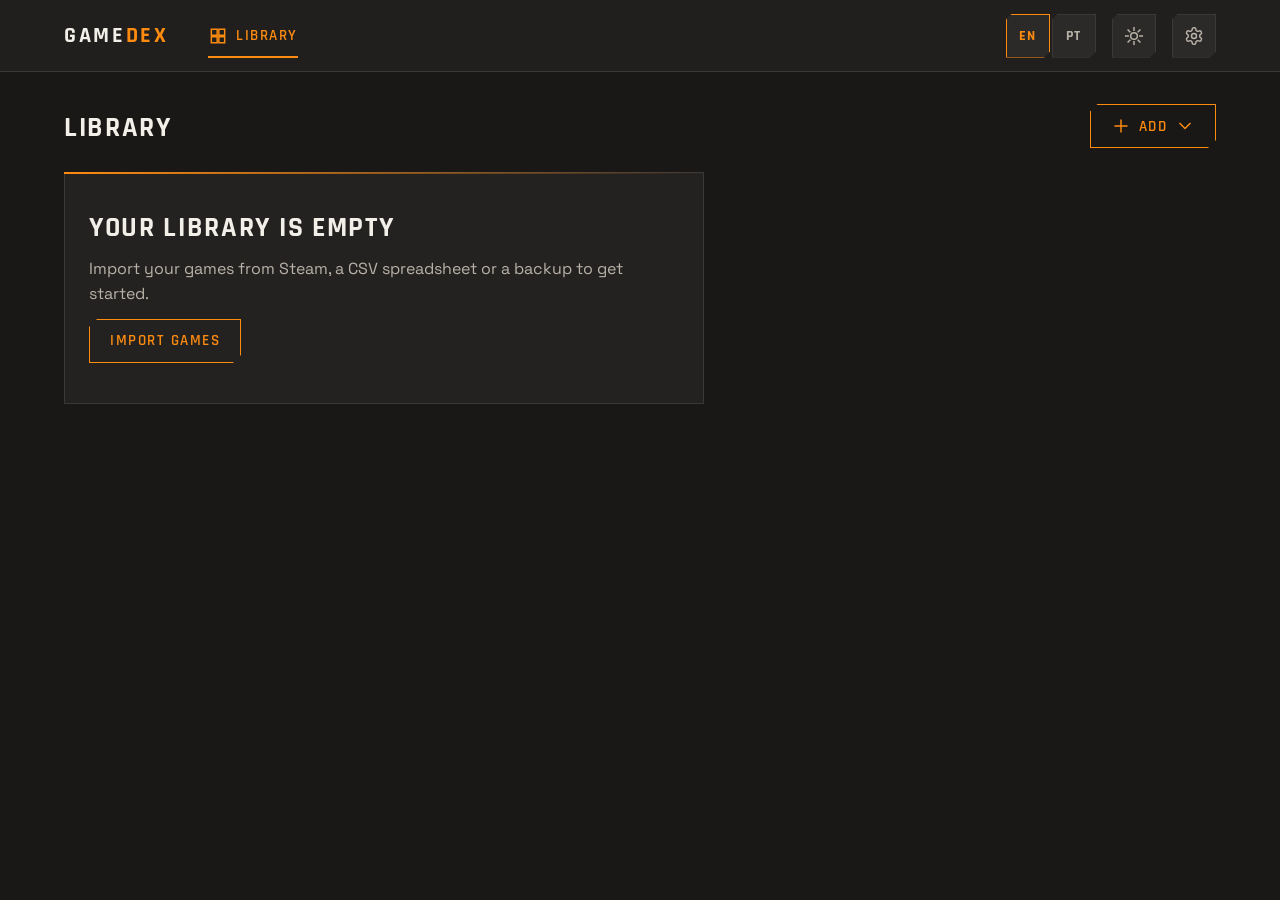
<file: index.html>
<!doctype html>
<html lang="pt-BR" data-theme="dark">
<head>
  <meta charset="utf-8">
  <meta name="viewport" content="width=device-width, initial-scale=1">
  <title>Gamedex</title>
  <script>try{var t=localStorage.getItem('portfolio-theme');if(t==='light'||t==='dark')document.documentElement.setAttribute('data-theme',t)}catch(e){}</script>
  <link rel="preconnect" href="https://fonts.googleapis.com">
  <link rel="preconnect" href="https://fonts.gstatic.com" crossorigin>
  <link href="https://fonts.googleapis.com/css2?family=Rajdhani:wght@400;500;600;700&family=Space+Grotesk:wght@300;400;500;600&display=swap" rel="stylesheet">
  <link rel="stylesheet" href="css/tokens.css">
  <link rel="stylesheet" href="css/base.css">
  <link rel="stylesheet" href="css/components.css">
</head>
<body>
  <a class="skip-link" href="#view" data-i18n="app.skip"></a>

  <header class="nav">
    <a class="wordmark" href="#/">GAME<span>DEX</span></a>
    <nav class="nav__links" aria-label="" data-i18n-attr="aria-label:nav.label">
      <a class="nav-link" href="#/" data-route="library">
        <svg class="icon" viewBox="0 0 24 24" aria-hidden="true" focusable="false"><path d="M4 4h7v7H4zM13 4h7v7h-7zM4 13h7v7H4zM13 13h7v7h-7z"/></svg>
        <span data-i18n="nav.library"></span>
      </a>
    </nav>
    <div class="nav__right">
      <div class="lang-toggle" role="group">
        <button type="button" class="cut-a-6 is-chamfered" data-lang="en" aria-pressed="false">EN</button>
        <button type="button" class="cut-a-6 is-chamfered" data-lang="pt" aria-pressed="false">PT</button>
      </div>
      <div class="seg-toggle"><button type="button" class="cut-a-6 is-chamfered" data-theme-toggle aria-pressed="false"></button></div>
      <div class="menu" data-menu>
        <button type="button" class="icon-link cut-a-6 is-chamfered" data-menu-btn aria-expanded="false" aria-controls="nav-menu" aria-label="" title="" data-i18n-attr="aria-label:nav.menu;title:nav.menu">
          <svg class="icon" viewBox="0 0 24 24" aria-hidden="true" focusable="false"><path d="M12.22 2h-.44a2 2 0 0 0-2 2v.18a2 2 0 0 1-1 1.73l-.43.25a2 2 0 0 1-2 0l-.15-.08a2 2 0 0 0-2.73.73l-.22.38a2 2 0 0 0 .73 2.73l.15.1a2 2 0 0 1 1 1.72v.51a2 2 0 0 1-1 1.74l-.15.09a2 2 0 0 0-.73 2.73l.22.38a2 2 0 0 0 2.73.73l.15-.08a2 2 0 0 1 2 0l.43.25a2 2 0 0 1 1 1.73V20a2 2 0 0 0 2 2h.44a2 2 0 0 0 2-2v-.18a2 2 0 0 1 1-1.73l.43-.25a2 2 0 0 1 2 0l.15.08a2 2 0 0 0 2.73-.73l.22-.39a2 2 0 0 0-.73-2.73l-.15-.08a2 2 0 0 1-1-1.74v-.5a2 2 0 0 1 1-1.74l.15-.09a2 2 0 0 0 .73-2.73l-.22-.38a2 2 0 0 0-2.73-.73l-.15.08a2 2 0 0 1-2 0l-.43-.25a2 2 0 0 1-1-1.73V4a2 2 0 0 0-2-2z"/><circle cx="12" cy="12" r="3"/></svg>
        </button>
        <div id="nav-menu" class="menu__panel panel" hidden>
          <a class="menu__item" href="#/import" data-route="import">
            <svg class="icon" viewBox="0 0 24 24" aria-hidden="true" focusable="false"><path d="M12 16V4M7 9l5-5 5 5M4 16v4h16v-4"/></svg>
            <span data-i18n="nav.import"></span>
          </a>
          <a class="menu__item" href="#/backup" data-route="backup">
            <svg class="icon" viewBox="0 0 24 24" aria-hidden="true" focusable="false"><path d="M4 6c0-1.1 3.6-2 8-2s8 .9 8 2-3.6 2-8 2-8-.9-8-2zM4 6v12c0 1.1 3.6 2 8 2s8-.9 8-2V6M4 12c0 1.1 3.6 2 8 2s8-.9 8-2"/></svg>
            <span data-i18n="nav.backup"></span>
          </a>
          <a class="menu__item" href="#/settings" data-route="settings">
            <svg class="icon" viewBox="0 0 24 24" aria-hidden="true" focusable="false"><path d="M4 7h10M18 7h2M4 17h2M10 17h10"/><circle cx="16" cy="7" r="2"/><circle cx="8" cy="17" r="2"/></svg>
            <span data-i18n="nav.settings"></span>
          </a>
        </div>
      </div>
    </div>
  </header>

  <div class="shell">
    <div class="shell__inner">
      <main id="view" tabindex="-1"></main>
    </div>
  </div>

  <script type="module" src="js/app.js"></script>
</body>
</html>
</file>
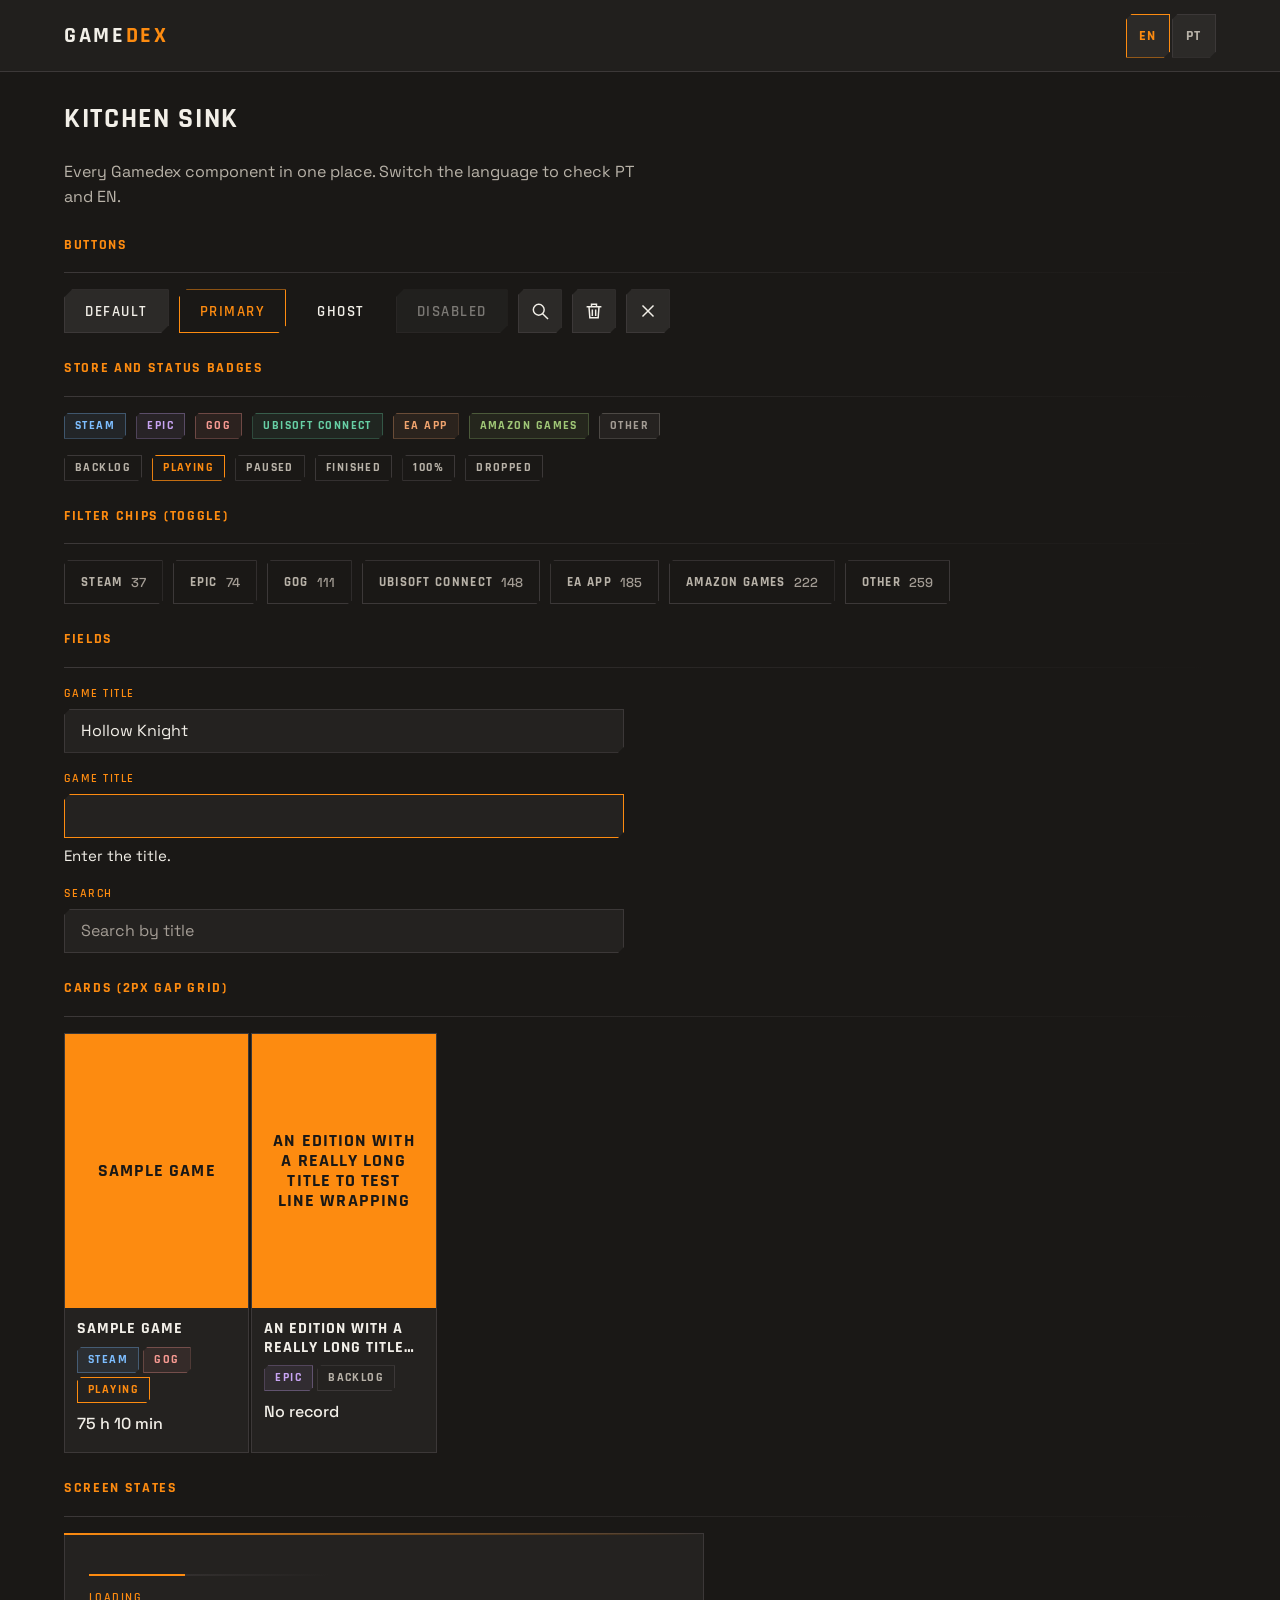
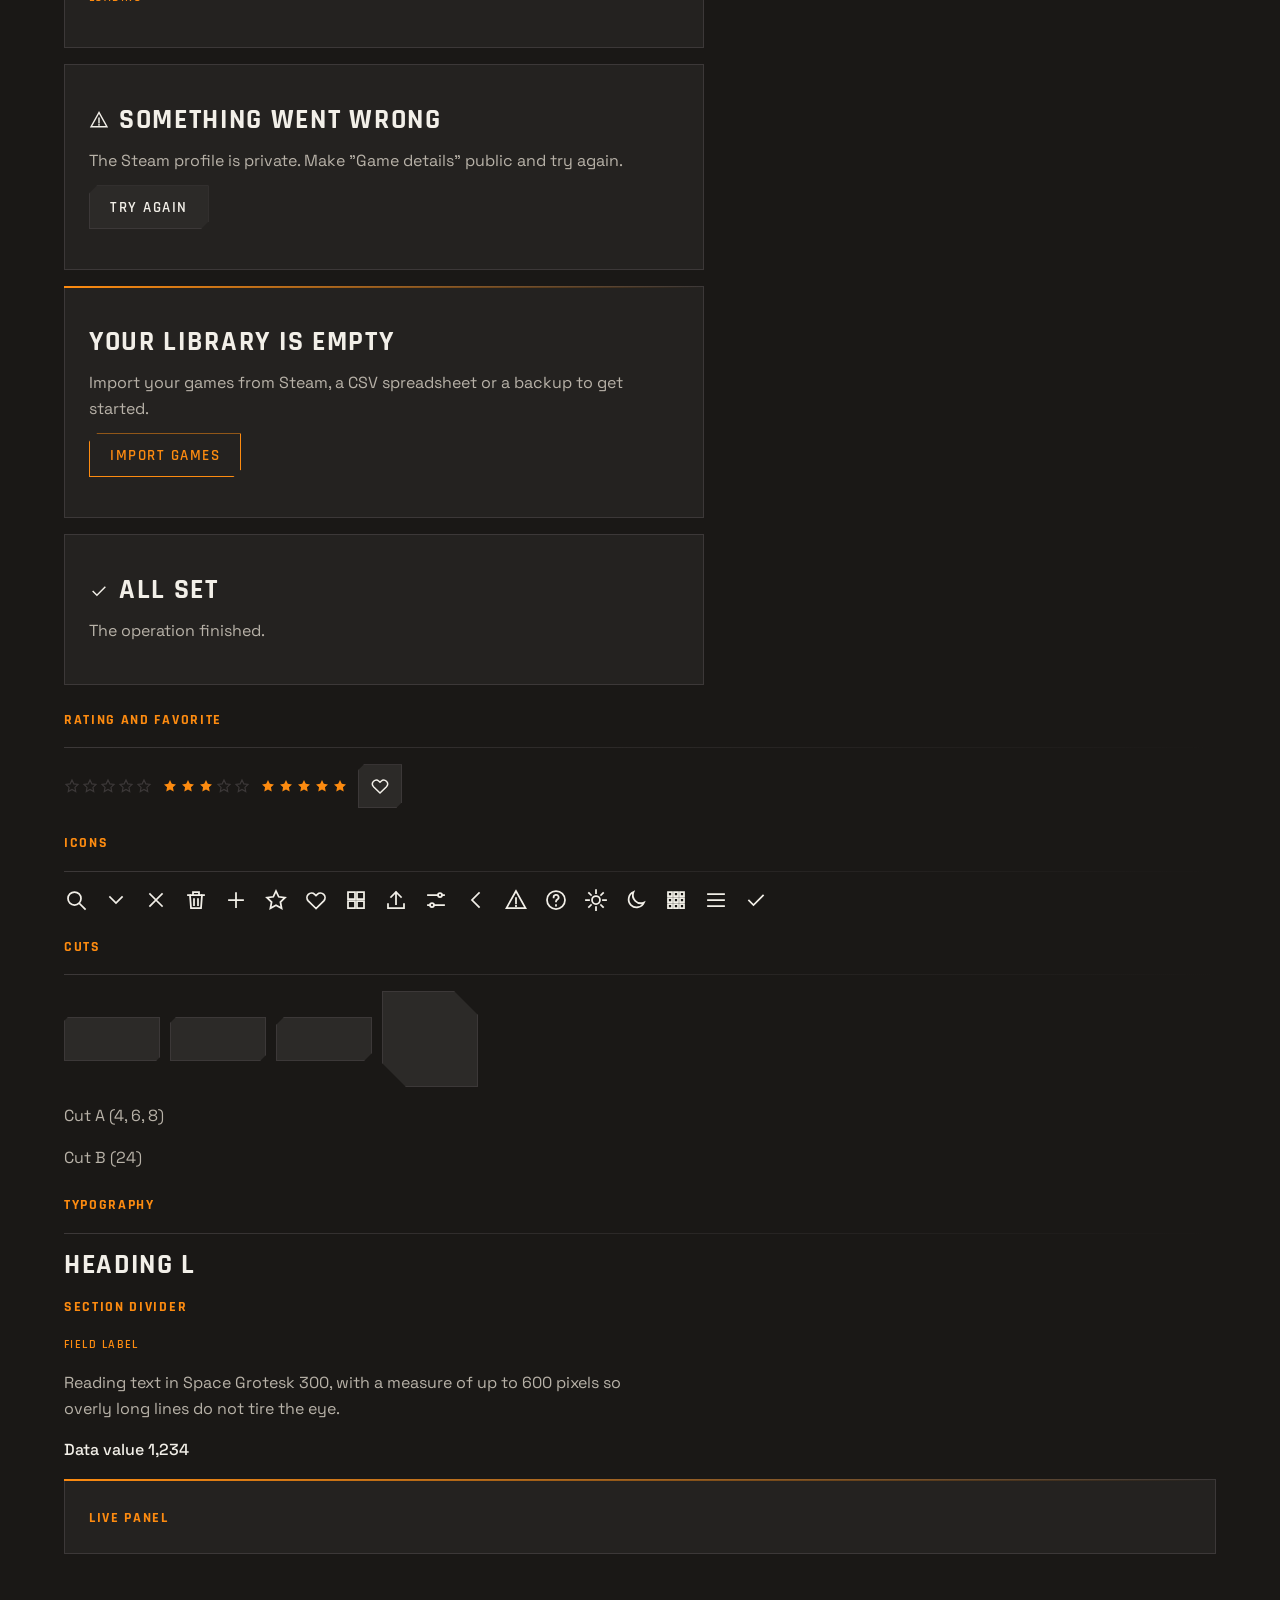
<file: dev/kitchen-sink.html>
<!doctype html>
<html lang="pt-BR" data-theme="dark">
<head>
  <meta charset="utf-8">
  <meta name="viewport" content="width=device-width, initial-scale=1">
  <title>Kitchen sink — Gamedex</title>
  <link rel="preconnect" href="https://fonts.googleapis.com">
  <link rel="preconnect" href="https://fonts.gstatic.com" crossorigin>
  <link href="https://fonts.googleapis.com/css2?family=Rajdhani:wght@400;500;600;700&family=Space+Grotesk:wght@300;400;500;600&display=swap" rel="stylesheet">
  <link rel="stylesheet" href="../css/tokens.css">
  <link rel="stylesheet" href="../css/base.css">
  <link rel="stylesheet" href="../css/components.css">
  <style>
    .ks-cut { width: 96px; height: 44px; background-color: var(--surface-2); border: 1px solid var(--border); }
    .ks-cut--b { height: 96px; }
    .ks-icons { display: flex; flex-wrap: wrap; gap: var(--sp-7); }
    .ks-icons .icon { width: 24px; height: 24px; }
    .ks-grid { max-width: 560px; }
  </style>
</head>
<body>
  <header class="nav">
    <a class="wordmark" href="../index.html">GAME<span>DEX</span></a>
    <div class="nav__right">
      <div class="lang-toggle" role="group">
        <button type="button" class="cut-a-6 is-chamfered" data-lang="en" aria-pressed="false">EN</button>
        <button type="button" class="cut-a-6 is-chamfered" data-lang="pt" aria-pressed="false">PT</button>
      </div>
    </div>
  </header>

  <main class="shell">
    <div class="shell__inner">
      <div class="view" id="ks"></div>
    </div>
  </main>

  <script type="module" src="kitchen-sink.js"></script>
</body>
</html>
</file>
<file: css/tokens.css>
/* ELLOS — tokens (escuro por padrão; claro em [data-theme="light"]). Fonte: DESIGN-SYSTEM.md.
   Regra dura: CSS de componente nunca redefine um token. Sem @import/url(). */
:root {
  color-scheme: dark;

  /* Núcleo */
  --accent: #FD8B10;
  --accent-text: #FD8B10;
  --on-accent: #1A1816;
  --accent-dim: rgba(253, 139, 16, 0.12);

  /* Superfícies e texto */
  --bg: #1A1816;
  --bg-secondary: #211F1D;
  --surface: #242220;
  --surface-2: #2C2A28;
  --border: #3C3838;
  --border-strong: #FD8B10;
  --text-primary: #F2EFE8;
  --text-secondary: #B8B2A8;
  --text-muted: #A39C94;

  /* Selos de loja — paleta categórica (L e C fixos, só a matiz varia) */
  --store-steam: oklch(0.78 0.115 250);
  --store-epic: oklch(0.78 0.115 305);
  --store-gog: oklch(0.78 0.115 25);
  --store-ubisoft: oklch(0.78 0.115 165);
  --store-ea: oklch(0.78 0.115 55);
  --store-amazon: oklch(0.78 0.115 130);
  --store-other: var(--text-muted);
  /* Lojas criadas pelo usuário: mesmo brilho/croma das fixas, matiz vem do `--h` da loja (paleta fixa) */
  --store-l: 0.78;
  --store-c: 0.115;

  /* Tipografia */
  --font-display: 'Rajdhani', 'Arial Narrow', sans-serif;
  --font-body: 'Space Grotesk', system-ui, sans-serif;

  /* Espaçamento */
  --sp-1: 2px;  --sp-2: 4px;  --sp-3: 6px;  --sp-4: 8px;  --sp-5: 10px;
  --sp-6: 12px; --sp-7: 16px; --sp-8: 20px; --sp-9: 24px; --sp-10: 32px;
  --sp-11: 40px; --sp-12: 48px; --sp-13: 64px; --sp-14: 80px;

  /* Estrutura */
  --nav-h: 72px;
  --gutter: clamp(24px, 5vw, 80px);
  --section-gap: clamp(80px, 12vw, 160px);

  /* Movimento */
  --ease: cubic-bezier(0.25, 0.46, 0.45, 0.94);
  --dur: 0.3s;
  --dur-media: 0.6s;

  /* Fundo atrás de modais */
  --overlay: rgba(26, 24, 22, 0.82);
}

/* Tema claro. Mesmos nomes de token, só os valores mudam. `--accent-text` fica mais escuro que o laranja da marca
   (#FD8B10 sobre o fundo claro dá 2:1, ilegível): #9A4F00 passa de 4,5:1 em todas as superfícies. Traços e
   preenchimentos continuam no laranja da marca. */
:root[data-theme="light"] {
  color-scheme: light;
  --accent-text: #9A4F00;
  --bg: #F0EEEB;
  --bg-secondary: #E4E2DE;
  --surface: #FFFFFF;
  --surface-2: #E8E5E0;
  --border: #C8C4BC;
  --border-strong: #3C3838;
  --text-primary: #1A1816;
  --text-secondary: #3C3838;
  --text-muted: #635F5B;
  --store-steam: oklch(0.50 0.105 250);
  --store-epic: oklch(0.50 0.105 305);
  --store-gog: oklch(0.50 0.105 25);
  --store-ubisoft: oklch(0.50 0.105 165);
  --store-ea: oklch(0.50 0.105 55);
  --store-amazon: oklch(0.50 0.105 130);
  --store-l: 0.50;
  --store-c: 0.105;
  --overlay: rgba(26, 24, 22, 0.55);
}

@media (prefers-reduced-motion: reduce) {
  *, *::before, *::after {
    animation-duration: 0.01ms !important;
    animation-iteration-count: 1 !important;
    transition-duration: 0.01ms !important;
    scroll-behavior: auto !important;
  }
}
</file>
<file: css/base.css>
/* Reset, tipografia, layout, foco. */
*, *::before, *::after { box-sizing: border-box; }
* { margin: 0; }

html {
  background: var(--bg);
  color: var(--text-primary);
  -webkit-text-size-adjust: 100%;
}

body {
  min-height: 100vh;
  font-family: var(--font-body);
  font-weight: 400;
  font-size: 16px;
  line-height: 1.6;
  background-color: var(--bg);
}

img, svg { display: block; max-width: 100%; }
button, input, select, textarea { font: inherit; color: inherit; }
button { cursor: pointer; }
a { color: inherit; text-decoration: none; }
ul, ol { padding: 0; list-style: none; }
[hidden] { display: none !important; }

/* Foco — o chanfrado perde outline/box-shadow externo, então usa anel interno */
:focus-visible { outline: 2px solid var(--accent); outline-offset: 3px; }
.is-chamfered:focus-visible {
  outline: none;
  box-shadow: inset 0 0 0 2px var(--accent);
}

.visually-hidden {
  position: absolute; width: 1px; height: 1px; padding: 0; margin: -1px;
  overflow: hidden; clip: rect(0 0 0 0); white-space: nowrap; border: 0;
}

.skip-link {
  position: fixed; top: var(--sp-4); left: var(--sp-4); z-index: 100;
  padding: var(--sp-5) var(--sp-7);
  background: var(--surface-2); color: var(--accent-text);
  font: 700 14px/1 var(--font-display); letter-spacing: 0.1em; text-transform: uppercase;
  transform: translateY(-200%);
}
.skip-link:focus { transform: none; }

/* Tipografia */
.t-heading {
  font-family: var(--font-display); font-weight: 700; text-transform: uppercase;
  font-size: clamp(20px, 2.5vw, 28px); letter-spacing: 0.06em; line-height: 1.1;
}
.t-label {
  font-family: var(--font-display); font-weight: 600; text-transform: uppercase;
  font-size: 12px; letter-spacing: 0.12em; color: var(--accent-text);
}
.t-section {
  font-family: var(--font-display); font-weight: 700; text-transform: uppercase;
  font-size: 14px; letter-spacing: 0.12em; color: var(--accent-text);
}
.t-body { font-size: 16px; font-weight: 400; line-height: 1.6; color: var(--text-secondary); }
.t-data { font-size: 16px; font-weight: 500; color: var(--text-primary); }
/* Dica / aviso / status: frase de verdade, em corpo normal (nunca caixa-alta de 10px). */
.t-hint { font-size: 14px; font-weight: 400; line-height: 1.55; color: var(--text-secondary); }
.measure { max-width: 600px; }

/* Divisor de seção */
.divider { height: 1px; border: 0; background: linear-gradient(90deg, var(--border), transparent); }

/* Shell */
.nav {
  position: sticky; top: 0; z-index: 50;
  height: var(--nav-h);
  display: flex; align-items: center; justify-content: space-between; gap: var(--sp-9);
  padding-inline: var(--gutter);
  background-color: var(--bg-secondary);
  border-bottom: 1px solid var(--border);
}
.wordmark {
  font-family: var(--font-display); font-weight: 700; font-size: 22px;
  letter-spacing: 0.12em; text-transform: uppercase; line-height: 1;
  display: inline-flex; align-items: center; min-height: 44px;
}
.wordmark span { color: var(--accent-text); }
.nav__links { display: flex; align-items: stretch; gap: var(--sp-1); margin-inline-end: auto; }
.nav__right { display: flex; align-items: center; gap: var(--sp-7); }

.shell { padding-inline: var(--gutter); padding-block: var(--sp-10) var(--sp-13); }
.shell__inner { display: grid; grid-template-columns: minmax(0, 1fr); gap: var(--sp-9); max-width: 1400px; margin-inline: auto; }
.view { display: grid; grid-template-columns: minmax(0, 1fr); gap: var(--sp-9); align-content: start; min-width: 0; }
.view--narrow { max-width: 900px; }
.view-head { display: flex; align-items: baseline; justify-content: space-between; flex-wrap: wrap; gap: var(--sp-5) var(--sp-9); }
.view-head h1:focus { outline: none; }
.stack { display: grid; grid-template-columns: minmax(0, 1fr); gap: var(--sp-7); }
.row { display: flex; flex-wrap: wrap; align-items: center; gap: var(--sp-5); }

@media (max-width: 1100px) { .shell { padding-block: var(--sp-9) var(--sp-12); } }

/* Mobile: navegação vira barra inferior */
@media (max-width: 600px) {
  .nav { padding-inline: var(--sp-7); gap: var(--sp-5); }
  .wordmark { font-size: 20px; }
  .nav__links { display: none; }
  .shell { padding-inline: var(--sp-7); padding-bottom: var(--sp-12); }
}
</file>
<file: css/components.css>
/* Componentes ELLOS. Cantos = chanfro 45° via clip-path (corte A / corte B). */

/* ---- Cortes ---- */
.cut-a-4, .cut-a-6, .cut-a-8 {
  clip-path: polygon(
    var(--cut) 0%, 100% 0%,
    100% calc(100% - var(--cut)), calc(100% - var(--cut)) 100%,
    0% 100%, 0% var(--cut)
  );
}
.cut-a-4 { --cut: 4px; }
.cut-a-6 { --cut: 6px; }
.cut-a-8 { --cut: 8px; }
.cut-b-24 {
  clip-path: polygon(0 0, calc(100% - 24px) 0, 100% 24px, 100% 100%, 24px 100%, 0 calc(100% - 24px));
}

/* ---- Botão ---- */
.btn {
  display: inline-flex; align-items: center; justify-content: center; gap: var(--sp-4);
  min-height: 44px; min-width: 44px; padding: 0 var(--sp-8);
  font-family: var(--font-display); font-weight: 600; font-size: 15px;
  letter-spacing: 0.1em; text-transform: uppercase; line-height: 1;
  color: var(--text-primary);
  background-color: var(--surface-2);
  border: 1px solid var(--border);
  transition: background-color var(--dur) var(--ease), border-color var(--dur) var(--ease), color var(--dur) var(--ease);
}
.btn:hover { background-color: var(--accent-dim); border-color: var(--accent); }
.btn--primary { color: var(--accent-text); background-color: transparent; border-color: var(--accent); }
.btn--primary:hover { background-color: var(--accent-dim); }
.btn--ghost { background-color: transparent; border-color: transparent; }
.btn--ghost:hover { border-color: var(--border); background-color: var(--accent-dim); }
.btn:disabled, .btn[aria-disabled="true"] { opacity: 0.45; cursor: not-allowed; }
.btn:disabled:hover { background-color: var(--surface-2); border-color: var(--border); }
.btn--icon { padding: 0; width: 44px; }
.btn[aria-pressed="true"] { color: var(--accent-text); border-color: var(--accent); }

/* ---- Ícones ---- */
.icon { width: 20px; height: 20px; flex: none; fill: none; stroke: currentColor; stroke-width: 1.75; stroke-linecap: square; stroke-linejoin: miter; }
.icon--fill { fill: currentColor; stroke: none; }

/* ---- Nav link ---- */
.nav-link {
  position: relative; display: inline-flex; align-items: center; justify-content: center; gap: var(--sp-4);
  min-height: 44px; min-width: 44px; padding: 0 var(--sp-7);
  font-family: var(--font-display); font-weight: 600; font-size: 15px;
  letter-spacing: 0.1em; text-transform: uppercase; line-height: 1;
  color: var(--text-secondary);
  transition: color var(--dur) var(--ease), background-color var(--dur) var(--ease);
}
.nav-link:hover { color: var(--text-primary); background-color: var(--accent-dim); }
.nav-link[aria-current="page"] { color: var(--accent-text); }
.nav-link[aria-current="page"]::after {
  content: ""; position: absolute; left: var(--sp-7); right: var(--sp-7); bottom: 0; height: 2px; background: var(--accent);
}
@media (max-width: 600px) {
  .nav-link { flex-direction: column; gap: var(--sp-2); min-height: 56px; font-size: 12px; letter-spacing: 0.1em; padding: 0 var(--sp-3); }
  .nav-link[aria-current="page"]::after { top: 0; bottom: auto; left: 0; right: 0; }
}

/* ---- Toggle EN | PT ---- */
.lang-toggle, .seg-toggle { display: inline-flex; gap: var(--sp-1); }
.lang-toggle button, .seg-toggle button {
  min-height: 44px; min-width: 44px; padding: 0 var(--sp-5);
  font-family: var(--font-display); font-weight: 700; font-size: 14px; letter-spacing: 0.1em; line-height: 1;
  color: var(--text-secondary); background-color: var(--surface-2); border: 1px solid var(--border);
  transition: color var(--dur) var(--ease), border-color var(--dur) var(--ease), background-color var(--dur) var(--ease);
}
.icon-link {
  display: inline-flex; align-items: center; justify-content: center; min-height: 44px; min-width: 44px;
  color: var(--text-secondary); background-color: var(--surface-2); border: 1px solid var(--border);
  transition: color var(--dur) var(--ease), border-color var(--dur) var(--ease), background-color var(--dur) var(--ease);
}
.icon-link:hover { background-color: var(--accent-dim); color: var(--text-primary); }
.icon-link[aria-current="page"], .icon-link[data-current], .icon-link[aria-expanded="true"] { color: var(--accent-text); border-color: var(--accent); }
.icon-link { cursor: pointer; font: inherit; }
.lang-toggle button:hover, .seg-toggle button:hover { background-color: var(--accent-dim); }
.lang-toggle button[aria-pressed="true"], .seg-toggle button[aria-pressed="true"] { color: var(--accent-text); border-color: var(--accent); }
@media (max-width: 600px) { .lang-toggle button, .seg-toggle button { padding: 0 var(--sp-3); } }

/* ---- Chip / selo ---- */
.chip {
  display: inline-flex; align-items: center; gap: var(--sp-3);
  height: 26px; padding: 0 var(--sp-5);
  font-family: var(--font-display); font-weight: 700; font-size: 12px; letter-spacing: 0.12em; text-transform: uppercase; line-height: 1;
  color: var(--text-secondary); background-color: transparent; border: 1px solid var(--border);
  white-space: nowrap;
}
.chip--store {
  color: var(--store);
  background-color: color-mix(in srgb, var(--store) 8%, transparent);
  border-color: color-mix(in srgb, var(--store) 32%, transparent);
}
.chip--steam { --store: var(--store-steam); }
.chip--epic { --store: var(--store-epic); }
.chip--gog { --store: var(--store-gog); }
.chip--ubisoft { --store: var(--store-ubisoft); }
.chip--ea { --store: var(--store-ea); }
.chip--amazon { --store: var(--store-amazon); }
.chip--other { --store: var(--store-other); }
.chip--custom { --store: oklch(var(--store-l) var(--store-c) var(--h, 250)); }
.chip--playing { color: var(--accent-text); border-color: var(--accent); }

/* Chip de filtro (botão, alvo 44px) */
.chip-btn {
  display: inline-flex; align-items: center; gap: var(--sp-4);
  min-height: 44px; padding: 0 var(--sp-7);
  font-family: var(--font-display); font-weight: 700; font-size: 13px; letter-spacing: 0.1em; text-transform: uppercase; line-height: 1;
  color: var(--text-secondary); background-color: transparent; border: 1px solid var(--border);
  transition: color var(--dur) var(--ease), border-color var(--dur) var(--ease), background-color var(--dur) var(--ease);
}
.chip-btn:hover { background-color: var(--accent-dim); }
.chip-btn[aria-pressed="true"] { color: var(--accent-text); border-color: var(--accent); }
.chip-btn__count { font-family: var(--font-body); font-weight: 500; font-size: 13px; letter-spacing: 0; color: var(--text-muted); }

/* ---- Campo ---- */
.field { display: grid; gap: var(--sp-3); }
.field__label { font-family: var(--font-display); font-weight: 600; font-size: 12px; letter-spacing: 0.12em; text-transform: uppercase; color: var(--accent-text); }
.field__error { font-size: 15px; color: var(--text-primary); }
.input {
  width: 100%; min-height: 44px; padding: 0 var(--sp-7);
  font-family: var(--font-body); font-weight: 400; font-size: 16px;
  color: var(--text-primary); background-color: var(--surface); border: 1px solid var(--border);
  transition: border-color var(--dur) var(--ease), background-color var(--dur) var(--ease);
}
.input::placeholder { color: var(--text-muted); opacity: 1; }
.input:hover { border-color: var(--text-muted); }
.input[aria-invalid="true"] { border-color: var(--accent); }

/* ---- Painéis (quadrados) ---- */
.panel { position: relative; background-color: var(--surface); border: 1px solid var(--border); padding: var(--sp-9); }
.panel--live::before {
  content: ""; position: absolute; top: -1px; left: -1px; right: -1px; height: 2px;
  background: linear-gradient(90deg, var(--accent), transparent);
}

/* ---- Card + grade (gap 2px) ---- */
.grid { display: grid; gap: 2px; grid-template-columns: repeat(auto-fill, minmax(168px, 1fr)); }
.card {
  position: relative; display: flex; flex-direction: column; min-width: 0; overflow: hidden;
  background-color: var(--surface); border: 1px solid var(--border);
  transition: border-color var(--dur) var(--ease), background-color var(--dur) var(--ease);
}
.card::before {
  content: ""; position: absolute; top: 0; left: 0; z-index: 2; width: 24px; height: 24px;
  background: var(--accent); clip-path: polygon(0 0, 100% 0, 0 100%);
  opacity: 0; transition: opacity var(--dur) var(--ease); pointer-events: none;
}
.card:hover, .card:focus-within { background-color: var(--surface-2); }
.card:hover::before, .card:focus-within::before { opacity: 1; }
.card__cover { position: relative; aspect-ratio: 2 / 3; overflow: hidden; background-color: var(--bg-secondary); }
.card__cover img { width: 100%; height: 100%; object-fit: cover; transition: transform var(--dur-media) var(--ease); }
.card:hover .card__cover img, .card:focus-within .card__cover img { transform: scale(1.04); }
.card__body { display: grid; gap: var(--sp-4); padding: var(--sp-6) var(--sp-6) var(--sp-7); }
.card__title {
  font-family: var(--font-display); font-weight: 700; font-size: 16px; letter-spacing: 0.06em; text-transform: uppercase; line-height: 1.15;
  display: -webkit-box; -webkit-line-clamp: 2; -webkit-box-orient: vertical; overflow: hidden; overflow-wrap: anywhere;
}
.card__meta { display: flex; flex-wrap: wrap; gap: var(--sp-2); }
.card__link { position: absolute; inset: 0; z-index: 1; }

/* Placeholder de capa ausente — único preenchimento laranja cheio permitido */
.cover-ph {
  width: 100%; height: 100%; display: grid; place-items: center; padding: var(--sp-7);
  background-color: var(--accent); color: var(--on-accent); text-align: center;
  font-family: var(--font-display); font-weight: 700; font-size: 18px; letter-spacing: 0.06em; text-transform: uppercase; line-height: 1.1;
  overflow-wrap: anywhere;
}

/* ---- Estados de tela ---- */
.state { display: grid; justify-items: start; gap: var(--sp-6); padding: var(--sp-11) var(--sp-9); max-width: 640px; }
.state__title { font-family: var(--font-display); font-weight: 700; font-size: clamp(20px, 2.5vw, 28px); letter-spacing: 0.06em; text-transform: uppercase; line-height: 1.1; }
.loader { position: relative; height: 2px; width: 100%; max-width: 240px; background: linear-gradient(90deg, var(--border), transparent); overflow: hidden; }
.loader::after {
  content: ""; position: absolute; inset: 0 auto 0 0; width: 40%; background: var(--accent);
  animation: scan 2s linear infinite;
}
@keyframes scan { from { transform: translateX(-100%); } to { transform: translateX(250%); } }

/* ---- Notas (estrelas) ---- */
.stars { display: inline-flex; gap: var(--sp-1); color: var(--accent-text); }
.stars .icon { width: 16px; height: 16px; }
.stars .is-off { color: var(--border); }

.card__fav { position: absolute; top: var(--sp-4); right: var(--sp-4); z-index: 1; color: var(--accent-text); }
.card__fav .icon { width: 16px; height: 16px; }
.chip__count { font-family: var(--font-body); font-weight: 500; letter-spacing: 0; }

/* ---- Filtros ---- */
.filters { display: grid; gap: var(--sp-7); }
.filters__top { display: grid; grid-template-columns: minmax(0, 1fr) auto; gap: var(--sp-7); align-items: end; }
.filters__foot { display: flex; flex-wrap: wrap; align-items: center; justify-content: space-between; gap: var(--sp-5) var(--sp-9); padding-top: var(--sp-5); border-top: 1px solid var(--border); }
.search { position: relative; }
.search .icon { position: absolute; left: var(--sp-6); top: 50%; transform: translateY(-50%); color: var(--text-muted); pointer-events: none; }
.search .input { padding-left: var(--sp-12); }
.fgroup { display: grid; gap: var(--sp-3); }
select.input { width: auto; min-width: 160px; }
.dir-icon { transition: transform var(--dur) var(--ease); }
.is-asc .dir-icon { transform: rotate(180deg); }
.more-icon { transition: transform var(--dur) var(--ease); }
[data-role="more"][aria-expanded="true"] .more-icon, [data-role="adv"][aria-expanded="true"] .more-icon { transform: rotate(180deg); }
[data-role="adv-count"] { color: var(--accent-text); font-weight: 700; }
.adv-icon { display: none; }
@media (max-width: 600px) {
  .adv-icon { display: block; }
  .adv-label { position: absolute; width: 1px; height: 1px; overflow: hidden; clip-path: inset(50%); white-space: nowrap; }
  select.input { flex: 1; min-width: 0; }
}
@media (max-width: 600px) { .filters__foot .row:last-child { flex: 1 1 100%; flex-wrap: nowrap; min-width: 0; } .filters__foot select.input { flex: 1 1 0; min-width: 0; width: 0; } }

/* ---- Detalhe / formulário ---- */
.detail { display: grid; grid-template-columns: minmax(0, 1fr); gap: var(--sp-10); align-items: start; }
@media (min-width: 900px) { .detail { grid-template-columns: 280px minmax(0, 1fr); } .detail__side { position: sticky; top: calc(var(--nav-h) + var(--sp-9)); } }
.detail__side { display: grid; gap: var(--sp-7); }
.detail__main { max-width: 760px; }
.detail__cover { aspect-ratio: 2 / 3; max-width: 280px; background-color: var(--bg-secondary); overflow: hidden; }
.detail__cover img { width: 100%; height: 100%; object-fit: cover; }
.fgrid { display: grid; grid-template-columns: repeat(auto-fit, minmax(180px, 1fr)); gap: var(--sp-7); }
.input--area { padding: var(--sp-5) var(--sp-7); resize: vertical; line-height: 1.65; }
.status-line { min-height: 1.65em; }
.own, .linkrow { display: grid; gap: var(--sp-6); padding: var(--sp-7); background-color: var(--surface); border: 1px solid var(--border); }
.own { grid-template-columns: repeat(auto-fit, minmax(150px, 1fr)); align-items: end; }
.own > .row, .own > .own__last { grid-column: 1 / -1; }
.linkrow { grid-template-columns: repeat(auto-fit, minmax(150px, 1fr)) 44px; align-items: end; }
.rating { display: flex; flex-wrap: wrap; align-items: center; gap: var(--sp-1); }
.rating__star { display: grid; place-items: center; width: 44px; height: 44px; padding: 0; color: var(--accent-text); background-color: transparent; border: 1px solid var(--border); transition: background-color var(--dur) var(--ease); }
.rating__star:hover { background-color: var(--accent-dim); }
.rating__star .icon { width: 20px; height: 20px; }
.rating__star[aria-checked="false"] .icon { color: var(--text-muted); }
.cover-results { display: grid; gap: var(--sp-2); }
.cover-pick { display: grid; grid-template-columns: 44px minmax(0, 1fr); gap: var(--sp-5); align-items: center; min-height: 66px; padding: 0; text-align: left; color: var(--text-primary); background-color: var(--surface); border: 1px solid var(--border); }
.cover-pick:hover { background-color: var(--accent-dim); border-color: var(--accent); }
.cover-pick img { width: 44px; height: 66px; object-fit: cover; }
.cover-pick span { padding-right: var(--sp-5); font-size: 14px; font-weight: 500; overflow-wrap: anywhere; }
.confirm { display: grid; gap: var(--sp-6); }

/* ---- Importar / Ajustes ---- */
.stats { display: grid; grid-template-columns: repeat(auto-fit, minmax(120px, 1fr)); gap: 2px; }
.stat { display: grid; gap: var(--sp-2); padding: var(--sp-7); background-color: var(--surface-2); border: 1px solid var(--border); }
.stat__n { font-family: var(--font-display); font-weight: 700; font-size: 28px; letter-spacing: 0.06em; line-height: 1; }
.errlist { display: grid; gap: var(--sp-1); max-height: 280px; overflow: auto; }
.errlist li { padding: var(--sp-4) var(--sp-6); background-color: var(--bg-secondary); border-left: 2px solid var(--border); }
.bar { height: 2px; background: var(--border); }
.bar span { display: block; height: 100%; background: var(--accent); transition: width var(--dur) var(--ease); }
.choice { display: flex; gap: var(--sp-6); align-items: flex-start; min-height: 44px; padding: var(--sp-6) var(--sp-7); background-color: var(--surface); border: 1px solid var(--border); cursor: pointer; }
.choice:has(input:checked) { border-color: var(--accent); }
.choice input { width: 20px; height: 20px; margin: 2px 0 0; accent-color: var(--accent); flex: none; }
.choice > span { display: grid; gap: var(--sp-1); }
.choice__title { font-family: var(--font-display); font-weight: 700; font-size: 14px; letter-spacing: 0.1em; text-transform: uppercase; }
.warn { display: flex; align-items: center; gap: var(--sp-4); font-weight: 500; color: var(--accent-text); }
.flip { transform: rotate(180deg); }
.state--error { padding: var(--sp-9); background-color: var(--surface); border: 1px solid var(--border); border-left: 2px solid var(--accent); }
.field__error { display: flex; align-items: center; gap: var(--sp-4); }
label.btn { cursor: pointer; }

/* ---- Guias em modal (help-modal.js): <dialog> nativo, quadrado, 1px, painel vivo ---- */
.help-btn { justify-self: start; min-height: 32px; padding-block: 0; padding-inline: var(--sp-3); margin-left: calc(-1 * var(--sp-3)); }
dialog.help {
  position: fixed; inset: 0; margin: auto; width: min(640px, calc(100vw - 2 * var(--sp-7))); max-height: calc(100vh - 2 * var(--sp-7));
  overflow: auto; display: grid; gap: var(--sp-8); padding: var(--sp-9);
  background-color: var(--surface); color: var(--text-primary); border: 1px solid var(--border);
}
dialog.help::before { content: ""; position: absolute; top: -1px; left: -1px; right: -1px; height: 2px; background: linear-gradient(90deg, var(--accent), transparent); }
dialog.help::backdrop { background-color: var(--overlay); }
.help__head { display: flex; align-items: flex-start; justify-content: space-between; gap: var(--sp-7); }
.help__steps { display: grid; gap: var(--sp-7); padding-left: var(--sp-9); margin: 0; }
.help__steps li { display: grid; gap: var(--sp-4); padding-left: var(--sp-2); }
.help__steps li::marker { font-family: var(--font-display); font-weight: 700; color: var(--accent-text); }
.help__code { margin: 0; padding: var(--sp-5) var(--sp-6); background-color: var(--bg); border: 1px solid var(--border); overflow-x: auto; font: 500 14px/1.5 var(--font-body); color: var(--text-primary); }
.help__link { color: var(--accent-text); text-decoration: underline; text-underline-offset: 3px; overflow-wrap: anywhere; }

/* ---- Troca de tema: suprime transições por um frame (DESIGN-SYSTEM, applyTheme) ---- */
.theme-switching, .theme-switching *, .theme-switching *::before, .theme-switching *::after { transition: none !important; }
.seg-toggle { display: inline-flex; }
.seg-toggle .icon { width: 20px; height: 20px; }
.seg-toggle button { display: inline-flex; align-items: center; justify-content: center; }

/* ---- Lojas criadas (Ajustes) ---- */
.swatches { display: flex; flex-wrap: wrap; gap: var(--sp-3); }
.swatch { width: 44px; height: 44px; padding: 0; background-color: oklch(var(--store-l) var(--store-c) var(--h, 250)); border: 2px solid transparent; cursor: pointer; }
.swatch[aria-checked="true"] { border-color: var(--text-primary); outline: 2px solid var(--bg); outline-offset: -4px; }
.store-row { padding-block: var(--sp-7); border-top: 1px solid var(--border); }
.store-row:first-of-type { border-top: 0; }

/* ---- Abas de loja ---- */
/* Celular: arrasta de lado, sem barra de rolagem aparente (a borda direita esmaece para sugerir que continua). */
.store-strip { display: flex; align-items: center; gap: var(--sp-5); overflow-x: auto; scroll-snap-type: x proximity; padding-block: var(--sp-2); scrollbar-width: none; -webkit-mask-image: linear-gradient(to right, #000 calc(100% - 32px), transparent); mask-image: linear-gradient(to right, #000 calc(100% - 32px), transparent); }
.store-strip::-webkit-scrollbar { display: none; }
/* Telas maiores: as abas quebram em mais de uma linha, então nada fica escondido e não há barra de rolagem. */
@media (min-width: 640px) {
  .store-strip { overflow: visible; align-items: flex-start; -webkit-mask-image: none; mask-image: none; }
  .store-strip .tabs { flex: 1 1 0; flex-wrap: wrap; min-width: 0; }
}
.tabs { display: flex; gap: var(--sp-3); flex: none; }
.tab {
  display: inline-flex; align-items: center; gap: var(--sp-4); flex: none; scroll-snap-align: start;
  min-height: 44px; padding: 0 var(--sp-7);
  font-family: var(--font-display); font-weight: 700; font-size: 14px; letter-spacing: 0.1em; text-transform: uppercase; line-height: 1; white-space: nowrap;
  color: var(--text-secondary); background-color: transparent; border: 1px solid var(--border); cursor: pointer;
  transition: color var(--dur) var(--ease), border-color var(--dur) var(--ease), background-color var(--dur) var(--ease);
}
.tab:hover { background-color: var(--accent-dim); }
.tab[aria-selected="true"] { color: var(--accent-text); border-color: var(--accent); background-color: var(--accent-dim); }
.tab__dot { width: 8px; height: 8px; flex: none; background-color: var(--store, var(--text-muted)); }
.tab__count { font-family: var(--font-body); font-weight: 500; font-size: 13px; letter-spacing: 0; color: var(--text-muted); }
.tab.is-empty:not([aria-selected="true"]) { color: var(--text-muted); }
.store-strip .btn { flex: none; }
.form-error { color: var(--accent-text); }

.view > *, .filters, .filters > * { min-width: 0; }

/* ---- Menu da engrenagem ---- */
.menu { position: relative; }
.menu__panel { position: absolute; right: 0; top: calc(100% + var(--sp-4)); z-index: 60; min-width: 200px; padding: var(--sp-3); display: grid; gap: var(--sp-1); background-color: var(--surface); }
.menu__item {
  display: flex; align-items: center; gap: var(--sp-5); min-height: 44px; padding: 0 var(--sp-7);
  font-family: var(--font-display); font-weight: 600; font-size: 15px; letter-spacing: 0.1em; text-transform: uppercase; line-height: 1;
  color: var(--text-secondary);
}
.menu__item:hover { color: var(--text-primary); background-color: var(--accent-dim); }
.menu__item[aria-current="page"] { color: var(--accent-text); }

/* ---- Modos de visualização: capas grandes e lista ---- */
.grid--large { grid-template-columns: repeat(auto-fill, minmax(260px, 1fr)); gap: 4px; }
.grid--large .card__title { -webkit-line-clamp: 3; font-size: 18px; }
.grid--large .card:hover .card__cover img, .grid--large .card:focus-within .card__cover img { transform: scale(1.02); }
.list { display: grid; gap: 2px; margin: 0; padding: 0; list-style: none; }
.lrow {
  position: relative; display: grid; align-items: center; column-gap: var(--sp-7);
  grid-template-columns: 40px minmax(0, 1fr) minmax(160px, auto) 110px 130px;
  min-height: 64px; padding: var(--sp-4) var(--sp-7);
  background-color: var(--surface); border: 1px solid var(--border);
  transition: border-color var(--dur) var(--ease), background-color var(--dur) var(--ease);
}
.lrow:hover, .lrow:focus-within { background-color: var(--surface-2); border-color: var(--accent); }
.lrow__cover { width: 40px; height: 60px; overflow: hidden; background-color: var(--bg-secondary); }
.lrow__cover img { width: 100%; height: 100%; object-fit: cover; }
.lrow__cover .cover-ph { padding: 0; font-size: 7px; line-height: 1.1; overflow: hidden; }
.lrow__title {
  font-family: var(--font-display); font-weight: 700; font-size: 16px; letter-spacing: 0.06em; text-transform: uppercase; line-height: 1.15;
  min-width: 0; overflow-wrap: anywhere; display: -webkit-box; -webkit-line-clamp: 2; -webkit-box-orient: vertical; overflow: hidden;
}
.lrow__fav { color: var(--accent-text); margin-left: var(--sp-4); display: inline-block; vertical-align: middle; }
.lrow__fav .icon { width: 16px; height: 16px; }
.lrow__chips { display: flex; flex-wrap: wrap; gap: var(--sp-2); }
.lrow__time, .lrow__last { margin: 0; text-align: right; }
.lrow__link { position: absolute; inset: 0; z-index: 1; }
@media (max-width: 600px) {
  .grid--large { grid-template-columns: repeat(auto-fill, minmax(150px, 1fr)); }
  .lrow {
    grid-template-columns: 40px minmax(0, 1fr) auto; column-gap: var(--sp-6); row-gap: var(--sp-3);
    grid-template-areas: "cover title title" "cover chips time";
  }
  .lrow__cover { grid-area: cover; align-self: start; }
  .lrow__title { grid-area: title; }
  .lrow__chips { grid-area: chips; }
  .lrow__time { grid-area: time; align-self: end; }
  .lrow__last { display: none; }
}

/* ---- Botão Adicionar com menu (Biblioteca) ---- */
.view-head .menu { flex: none; }
.menu__panel--add { min-width: 280px; }
.menu__item--two { align-items: flex-start; padding-block: var(--sp-4); min-height: 56px; text-transform: none; letter-spacing: 0.04em; }
.menu__item--two .icon { margin-top: 2px; flex: none; }
.menu__item--two > span { display: grid; gap: 2px; }
.menu__title { font-family: var(--font-display); font-weight: 600; font-size: 15px; letter-spacing: 0.1em; text-transform: uppercase; color: var(--text-primary); }
</file>
